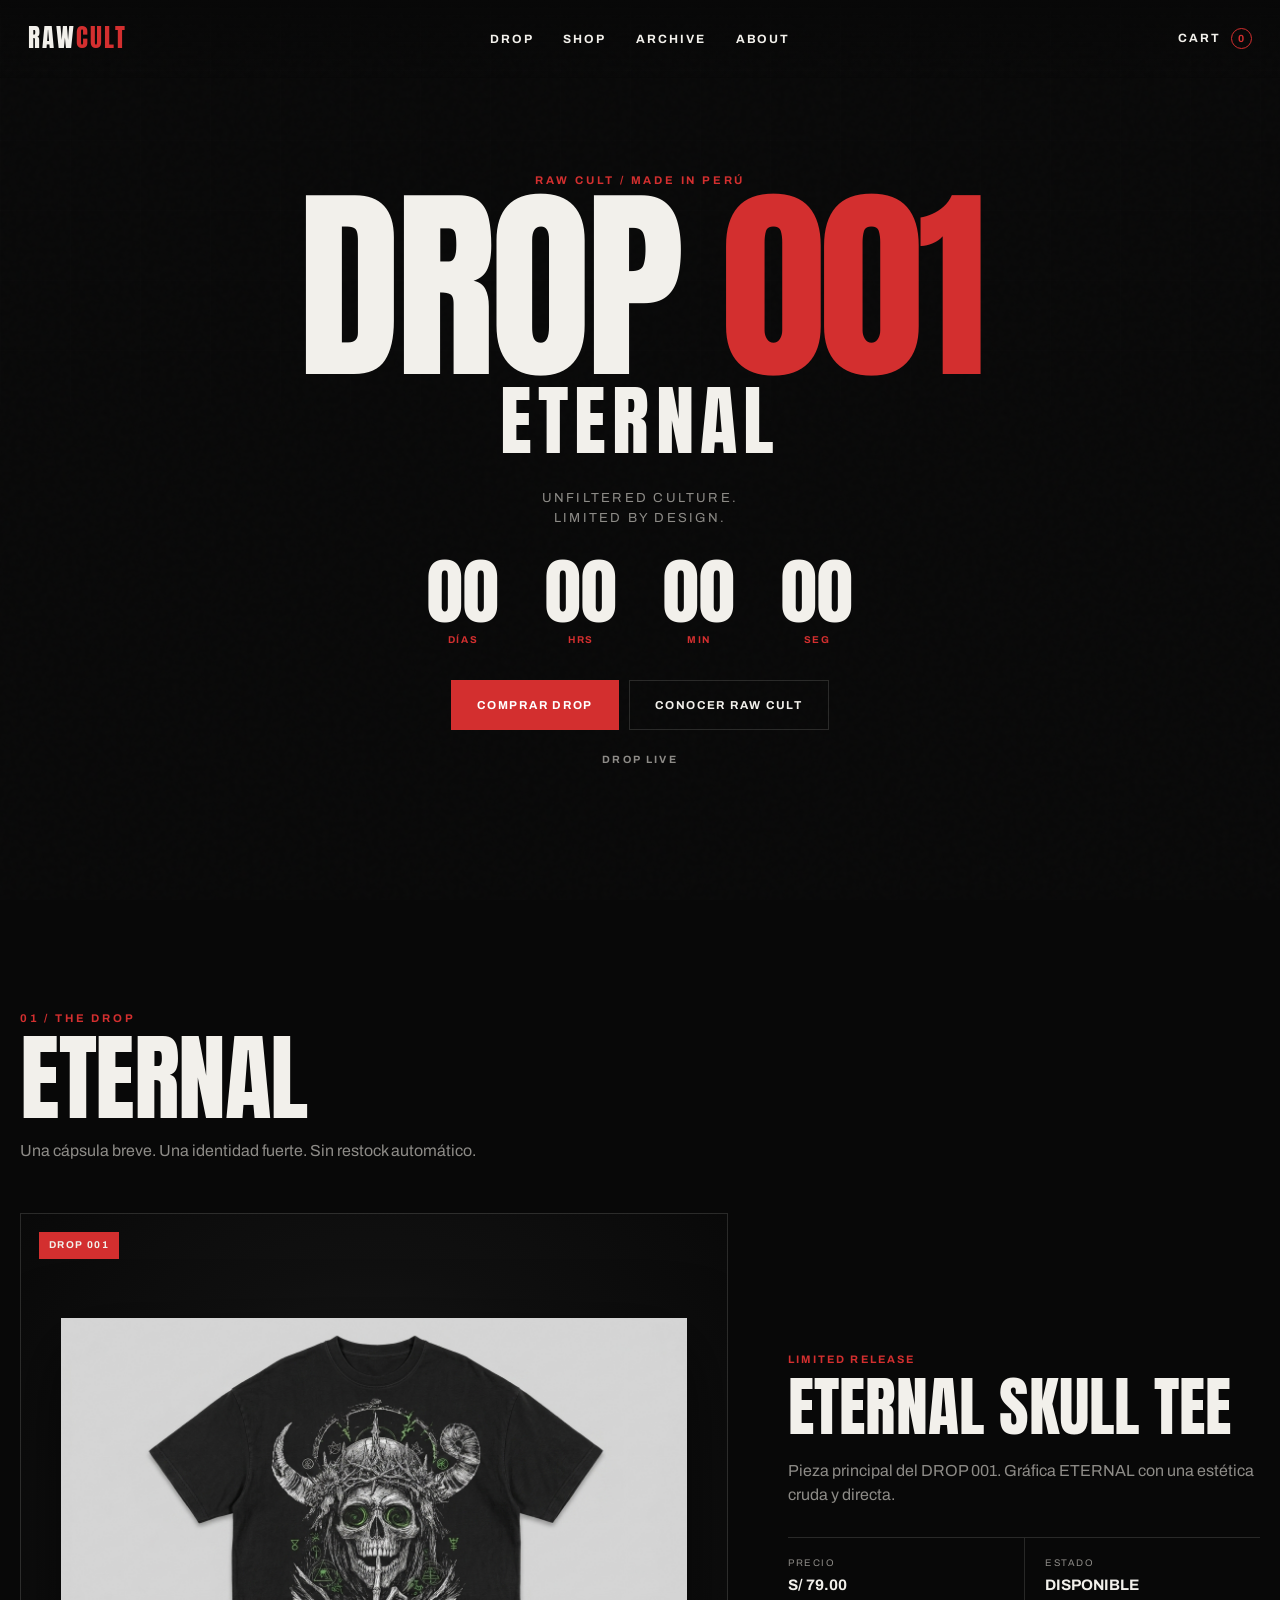
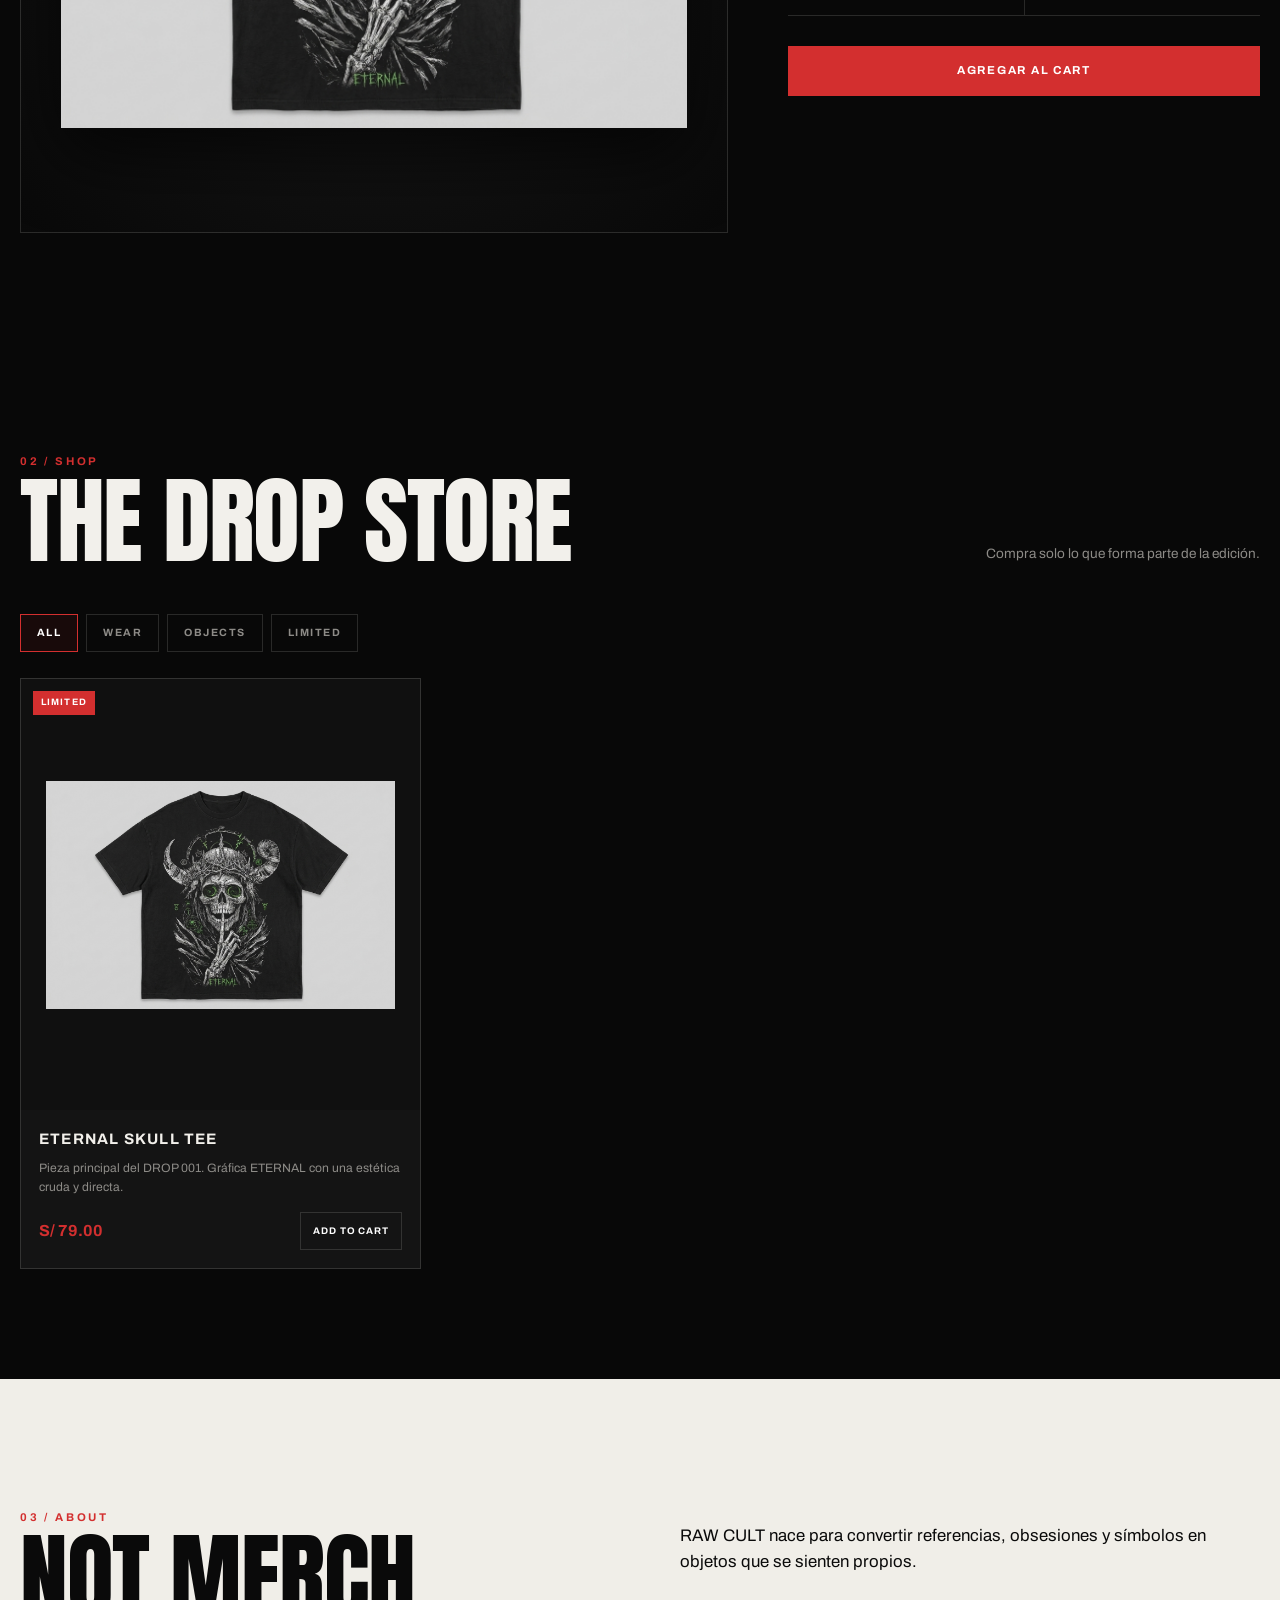
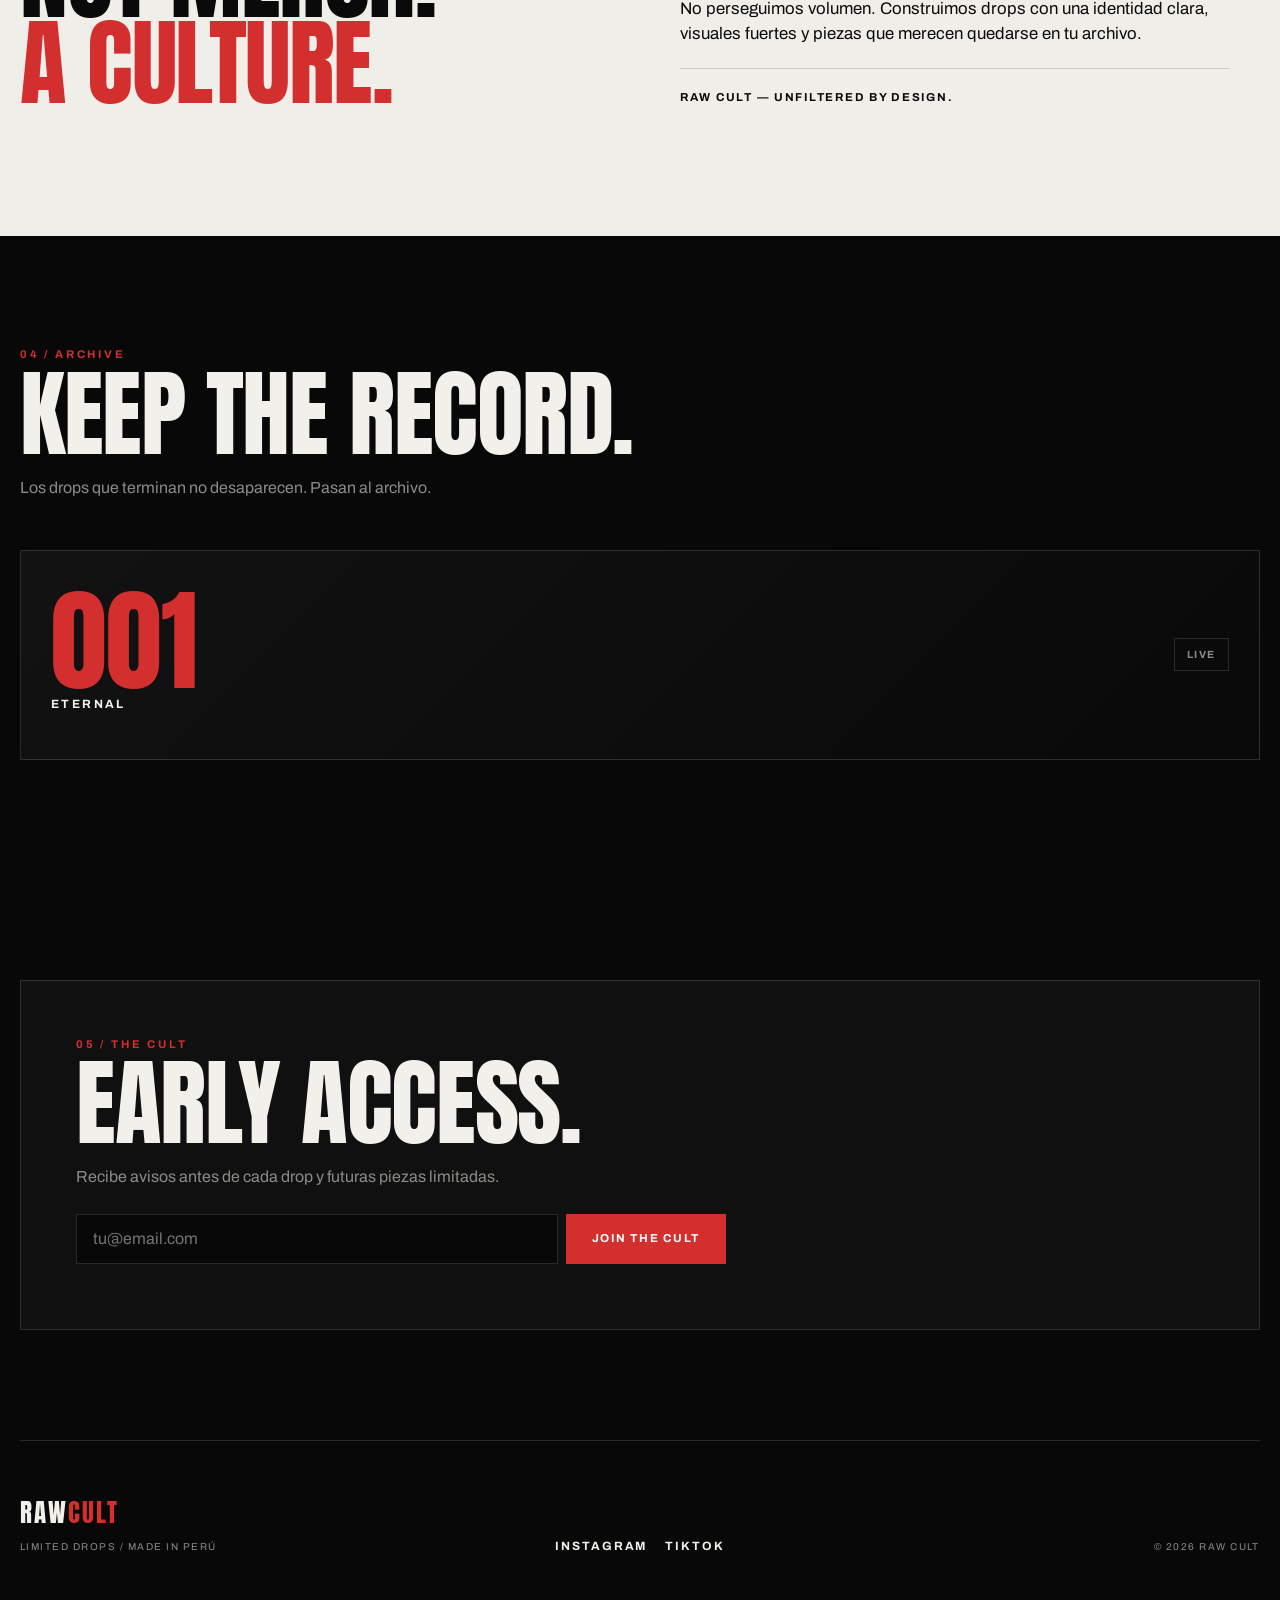
<file: index.html>
<!DOCTYPE html>
<html lang="es">
<head>
  <meta charset="UTF-8">
  <meta name="viewport" content="width=device-width, initial-scale=1.0">
  <meta name="theme-color" content="#080808">
  <meta name="color-scheme" content="dark">
  <title>RAW CULT — DROP 001 ETERNAL</title>
  <meta name="description" content="RAW CULT — streetwear, objetos y drops limitados. DROP 001: ETERNAL. Hecho en Perú.">
  <meta name="robots" content="index,follow">
  <link rel="canonical" href="https://rawcult.pe/">
  <meta property="og:type" content="website"><meta property="og:title" content="RAW CULT — DROP 001 ETERNAL"><meta property="og:description" content="Limited drops. Unfiltered culture. Hecho en Perú."><meta property="og:site_name" content="RAW CULT"><meta property="og:url" content="https://rawcult.pe/"><meta property="og:image" content="https://rawcult.pe/images/drop001-tee.png">
  <meta name="twitter:card" content="summary_large_image"><meta name="twitter:title" content="RAW CULT — DROP 001 ETERNAL"><meta name="twitter:description" content="Limited drops. Unfiltered culture. Hecho en Perú."><meta name="twitter:image" content="https://rawcult.pe/images/drop001-tee.png">
  <link rel="icon" href="favicon.ico" sizes="any"><link rel="icon" type="image/png" sizes="96x96" href="favicon-96x96.png"><link rel="apple-touch-icon" sizes="180x180" href="apple-touch-icon.png"><link rel="manifest" href="site.webmanifest">
  <link rel="preconnect" href="https://fonts.googleapis.com"><link rel="preconnect" href="https://fonts.gstatic.com" crossorigin><link href="https://fonts.googleapis.com/css2?family=Anton&family=Archivo:wght@400;500;600;700&display=swap" rel="stylesheet"><link rel="stylesheet" href="style.css">
</head>
<body>
<a class="skip-link" href="#main">Saltar al contenido</a>
<header class="site-header" id="top"><a class="brand-mark" href="#top" aria-label="RAW CULT inicio">RAW<span>CULT</span></a><nav class="main-nav" aria-label="Navegación principal"><a href="#drop">DROP</a><a href="#shop">SHOP</a><a href="#archive">ARCHIVE</a><a href="#about">ABOUT</a></nav><button class="cart-button" id="cart-toggle" type="button" aria-controls="cart-panel" aria-expanded="false">CART <span id="cart-count" aria-live="polite">0</span></button></header>
<main id="main">
<section class="hero"><div class="hero-grid"></div><div class="hero-noise" aria-hidden="true"></div><div class="hero-content shell"><p class="eyebrow">RAW CULT / MADE IN PERÚ</p><h1>DROP <span>001</span></h1><p class="hero-name" id="hero-drop-name">ETERNAL</p><p class="hero-copy">Unfiltered culture.<br>Limited by design.</p><div class="countdown" id="countdown" aria-label="Cuenta regresiva para el drop"><div><strong id="days">00</strong><span>DÍAS</span></div><div><strong id="hours">00</strong><span>HRS</span></div><div><strong id="minutes">00</strong><span>MIN</span></div><div><strong id="seconds">00</strong><span>SEG</span></div></div><div class="hero-actions"><a class="button button-primary" href="#shop" id="hero-cta">ENTRAR AL DROP</a><a class="button button-ghost" href="#about">CONOCER RAW CULT</a></div><p class="hero-status" id="drop-status">DROP PROGRAMADO</p></div></section>
<section class="drop-section shell" id="drop"><div class="section-heading"><p class="eyebrow">01 / THE DROP</p><h2>ETERNAL</h2><p>Una cápsula breve. Una identidad fuerte. Sin restock automático.</p></div><div class="feature-grid"><div class="feature-media"><img id="featured-image" src="images/drop001-tee.png" alt="ETERNAL SKULL TEE de RAW CULT" loading="eager"><span class="media-tag">DROP 001</span></div><div class="feature-copy"><p class="feature-kicker">LIMITED RELEASE</p><h3 id="featured-name">ETERNAL SKULL TEE</h3><p class="feature-description" id="featured-description"></p><div class="feature-meta"><div><span>PRECIO</span><strong id="featured-price">S/ 0.00</strong></div><div><span>ESTADO</span><strong id="featured-stock-label">DISPONIBLE</strong></div></div><button class="button button-primary button-wide" id="featured-add" type="button">AGREGAR AL CART</button></div></div></section>
<section class="shop-section shell" id="shop"><div class="section-heading section-heading-inline"><div><p class="eyebrow">02 / SHOP</p><h2>THE DROP STORE</h2></div><p class="section-note">Compra solo lo que forma parte de la edición.</p></div><div class="category-strip" aria-label="Categorías"><button class="category-chip is-active" type="button" data-category="all">ALL</button><button class="category-chip" type="button" data-category="wear">WEAR</button><button class="category-chip" type="button" data-category="objects">OBJECTS</button><button class="category-chip" type="button" data-category="limited">LIMITED</button></div><div class="product-grid" id="product-grid"></div><p class="shop-empty" id="shop-empty" hidden>No hay productos publicados en esta categoría todavía.</p></section>
<section class="manifesto-section" id="about"><div class="shell manifesto-grid"><div><p class="eyebrow">03 / ABOUT</p><h2>NOT MERCH.<br><span>A CULTURE.</span></h2></div><div class="manifesto-copy"><p>RAW CULT nace para convertir referencias, obsesiones y símbolos en objetos que se sienten propios.</p><p>No perseguimos volumen. Construimos drops con una identidad clara, visuales fuertes y piezas que merecen quedarse en tu archivo.</p><p class="manifesto-signature">RAW CULT — UNFILTERED BY DESIGN.</p></div></div></section>
<section class="archive-section shell" id="archive"><div class="section-heading"><p class="eyebrow">04 / ARCHIVE</p><h2>KEEP THE RECORD.</h2><p>Los drops que terminan no desaparecen. Pasan al archivo.</p></div><div class="archive-card"><div><span class="archive-number">001</span><span class="archive-label">ETERNAL</span></div><span class="archive-status" id="archive-status">UPCOMING</span></div></section>
<section class="membership-section shell"><div class="membership-box"><p class="eyebrow">05 / THE CULT</p><h2>EARLY ACCESS.</h2><p>Recibe avisos antes de cada drop y futuras piezas limitadas.</p><form class="membership-form" id="membership-form"><label class="sr-only" for="membership-email">Correo electrónico</label><input id="membership-email" name="email" type="email" autocomplete="email" placeholder="tu@email.com" required><button class="button button-primary" type="submit">JOIN THE CULT</button></form><small id="membership-message" role="status"></small></div></section>
</main>
<footer class="site-footer shell"><div><a class="brand-mark" href="#top">RAW<span>CULT</span></a><p>LIMITED DROPS / MADE IN PERÚ</p></div><div class="footer-links"><a id="instagram-link" href="#" target="_blank" rel="noopener noreferrer">INSTAGRAM</a><a id="tiktok-link" href="#" target="_blank" rel="noopener noreferrer">TIKTOK</a></div><p class="copyright">© <span id="current-year">2026</span> RAW CULT</p></footer>
<aside class="cart-panel" id="cart-panel" aria-hidden="true" aria-labelledby="cart-title"><div class="cart-header"><div><p class="eyebrow">YOUR SELECTION</p><h2 id="cart-title">CART</h2></div><button class="icon-button" id="cart-close" type="button" aria-label="Cerrar carrito">×</button></div><div class="cart-items" id="cart-items"></div><div class="cart-empty" id="cart-empty">Tu selección está vacía.</div><div class="cart-footer"><div class="cart-total"><span>TOTAL</span><strong id="cart-total">S/ 0.00</strong></div><button class="button button-primary button-wide" id="checkout-button" type="button">SOLICITAR PEDIDO</button><p class="cart-note">El pedido se prepara como solicitud. Configura WhatsApp en config.js para activar el envío.</p></div></aside><div class="cart-backdrop" id="cart-backdrop" hidden></div>
<div class="product-options-modal" id="product-options-modal" hidden role="dialog" aria-modal="true" aria-labelledby="product-options-title"><div class="product-options-box"><button class="icon-button" id="product-options-close" type="button" aria-label="Cerrar selección">×</button><p class="eyebrow">SELECT SIZE</p><h2 id="product-options-title" data-modal-name>ETERNAL SKULL TEE</h2><div class="size-list" data-size-list></div></div></div>
<script src="config.js"></script><script src="products.js"></script><script src="script.js"></script>
</body>
</html>
</file>
<file: style.css>
*{box-sizing:border-box;margin:0;padding:0}:root{--black:#080808;--black-card:#141414;--bone:#f2f0eb;--muted:#8d8b87;--line:rgba(242,240,235,.14);--red:#d32f2f;--red-dark:#9f2020;--font-display:'Anton',Impact,sans-serif;--font-body:'Archivo',Arial,sans-serif;--shell:1240px}html{scroll-behavior:smooth}body{background:var(--black);color:var(--bone);font-family:var(--font-body);line-height:1.5;overflow-x:hidden}body.cart-open{overflow:hidden}a{color:inherit}button,input{font:inherit}button{cursor:pointer}img{display:block;max-width:100%}.shell{width:min(calc(100% - 40px),var(--shell));margin-inline:auto}.sr-only{position:absolute;width:1px;height:1px;padding:0;margin:-1px;overflow:hidden;clip:rect(0,0,0,0);white-space:nowrap;border:0}.skip-link{position:fixed;left:12px;top:-100px;z-index:999;background:var(--red);color:#fff;padding:10px 14px}.skip-link:focus{top:12px}.site-header{position:fixed;inset:0 0 auto;height:78px;z-index:100;display:grid;grid-template-columns:1fr auto 1fr;align-items:center;padding:0 28px;border-bottom:1px solid transparent;background:linear-gradient(to bottom,rgba(8,8,8,.88),transparent)}.brand-mark{text-decoration:none;font:1.55rem/1 var(--font-display);letter-spacing:.08em}.brand-mark span{color:var(--red)}.main-nav{display:flex;gap:30px}.main-nav a,.cart-button,.footer-links a{color:var(--bone);text-decoration:none;font-size:.75rem;font-weight:700;letter-spacing:.16em}.main-nav a:hover,.footer-links a:hover{color:var(--red)}.cart-button{justify-self:end;border:0;background:none}.cart-button:focus-visible,.main-nav a:focus-visible,.button:focus-visible,.category-chip:focus-visible,.product-add:focus-visible,.icon-button:focus-visible,.cart-remove:focus-visible,.size-option:focus-visible{outline:2px solid var(--red);outline-offset:3px}#cart-count{display:inline-grid;place-items:center;min-width:21px;height:21px;margin-left:6px;border:1px solid var(--red);border-radius:50%;color:var(--red);font-size:.65rem}.hero{min-height:100svh;position:relative;display:grid;place-items:center;overflow:hidden;text-align:center}.hero-grid{position:absolute;inset:0;opacity:.24;background-image:linear-gradient(rgba(255,255,255,.035) 1px,transparent 1px),linear-gradient(90deg,rgba(255,255,255,.035) 1px,transparent 1px);background-size:70px 70px;mask-image:linear-gradient(to bottom,#000,transparent 90%)}.hero-noise{position:absolute;inset:0;pointer-events:none;opacity:.035;background-image:url("data:image/svg+xml,%3Csvg viewBox='0 0 180 180' xmlns='http://www.w3.org/2000/svg'%3E%3Cfilter id='n'%3E%3CfeTurbulence type='fractalNoise' baseFrequency='.8' numOctaves='3' stitchTiles='stitch'/%3E%3C/filter%3E%3Crect width='100%25' height='100%25' filter='url(%23n)' opacity='.5'/%3E%3C/svg%3E")}.hero-content{position:relative;z-index:2;padding:120px 0 80px}.eyebrow{color:var(--red);font-size:.7rem;font-weight:700;letter-spacing:.25em;text-transform:uppercase}.hero h1{margin-top:12px;font:clamp(5rem,17vw,13rem)/.82 var(--font-display);letter-spacing:-.025em}.hero h1 span{color:var(--red)}.hero-name{margin-top:12px;font:clamp(2.2rem,6vw,5rem)/1 var(--font-display);letter-spacing:.08em}.hero-copy{margin:28px 0;color:var(--muted);text-transform:uppercase;letter-spacing:.17em;font-size:.82rem}.countdown{display:flex;justify-content:center;gap:clamp(16px,4vw,46px);margin:32px 0}.countdown div{min-width:65px}.countdown strong{display:block;font:clamp(2.2rem,6vw,4.5rem)/.9 var(--font-display)}.countdown span{display:block;margin-top:9px;color:var(--red);font-size:.62rem;font-weight:700;letter-spacing:.16em}.hero-actions{display:flex;justify-content:center;flex-wrap:wrap;gap:10px}.button{min-height:50px;padding:0 25px;border:1px solid var(--red);display:inline-flex;align-items:center;justify-content:center;text-decoration:none;text-transform:uppercase;font-size:.72rem;font-weight:700;letter-spacing:.15em;transition:transform .2s,background .2s,color .2s}.button:hover{transform:translateY(-2px)}.button-primary{background:var(--red);color:#fff}.button-primary:hover{background:var(--red-dark)}.button-ghost{background:transparent;color:var(--bone);border-color:var(--line)}.button-wide{width:100%}.hero-status{margin-top:22px;color:var(--muted);font-size:.66rem;font-weight:700;letter-spacing:.22em}.drop-section,.shop-section,.archive-section,.membership-section{padding-block:110px}.section-heading{max-width:760px;margin-bottom:50px}.section-heading h2,.manifesto-section h2,.membership-box h2{margin-top:8px;font:clamp(3.2rem,8vw,6rem)/.9 var(--font-display);letter-spacing:-.015em}.section-heading>p:last-child{margin-top:18px;max-width:600px;color:var(--muted)}.section-heading-inline{max-width:none;display:flex;justify-content:space-between;gap:40px;align-items:end}.section-note{max-width:420px;color:var(--muted);font-size:.85rem}.feature-grid{display:grid;grid-template-columns:minmax(0,1.2fr) minmax(320px,.8fr);gap:60px;align-items:center}.feature-media{min-height:620px;position:relative;display:grid;place-items:center;padding:40px;overflow:hidden;background:radial-gradient(circle at center,#202020 0,#101010 55%,#090909 100%);border:1px solid var(--line)}.feature-media img{max-height:560px;width:auto;filter:drop-shadow(0 25px 35px rgba(0,0,0,.65))}.media-tag{position:absolute;top:18px;left:18px;background:var(--red);padding:6px 10px;font-size:.62rem;font-weight:700;letter-spacing:.14em}.feature-kicker{color:var(--red);font-size:.68rem;font-weight:700;letter-spacing:.2em}.feature-copy h3{margin-top:12px;font:clamp(2.7rem,5vw,5rem)/.9 var(--font-display)}.feature-description{margin:22px 0;color:var(--muted);max-width:500px}.feature-meta{display:grid;grid-template-columns:1fr 1fr;border-top:1px solid var(--line);border-bottom:1px solid var(--line);margin:30px 0}.feature-meta div{padding:18px 0}.feature-meta div+div{border-left:1px solid var(--line);padding-left:20px}.feature-meta span{display:block;color:var(--muted);font-size:.6rem;letter-spacing:.16em}.feature-meta strong{display:block;margin-top:4px;font-size:.95rem}.category-strip{display:flex;gap:8px;flex-wrap:wrap;margin-bottom:26px}.category-chip{padding:10px 16px;border:1px solid var(--line);background:transparent;color:var(--muted);font-size:.66rem;font-weight:700;letter-spacing:.14em}.category-chip:hover,.category-chip.is-active{border-color:var(--red);color:#fff;background:rgba(211,47,47,.08)}.product-grid{display:grid;grid-template-columns:repeat(3,1fr);gap:18px}.product-card{position:relative;background:var(--black-card);border:1px solid var(--line);transition:transform .25s,border-color .25s}.product-card:hover{transform:translateY(-5px);border-color:rgba(211,47,47,.65)}.product-media{aspect-ratio:1/1.08;display:grid;place-items:center;padding:25px;position:relative;background:#101010;overflow:hidden}.product-media img{max-height:100%;object-fit:contain}.product-badge{position:absolute;left:12px;top:12px;padding:5px 8px;background:var(--red);color:#fff;font-size:.58rem;font-weight:700;letter-spacing:.12em}.product-info{padding:18px}.product-info h3{font-size:.95rem;letter-spacing:.08em}.product-description{margin:8px 0 16px;color:var(--muted);font-size:.76rem}.product-bottom{display:flex;align-items:center;justify-content:space-between;gap:10px}.product-price{color:var(--red);font-weight:700}.product-add{min-height:38px;padding:0 12px;border:1px solid var(--line);background:transparent;color:#fff;font-size:.6rem;font-weight:700;letter-spacing:.1em}.product-add:hover{border-color:var(--red);background:var(--red)}.product-add:disabled{cursor:not-allowed;opacity:.4}.shop-empty{padding:50px;border:1px dashed var(--line);color:var(--muted);text-align:center}.manifesto-section{padding-block:130px;background:#f0eee8;color:#0a0a0a}.manifesto-grid{display:grid;grid-template-columns:1fr 1fr;gap:80px;align-items:end}.manifesto-section .eyebrow{color:var(--red)}.manifesto-section h2 span{color:var(--red)}.manifesto-copy{max-width:550px;font-size:1.05rem}.manifesto-copy p+p{margin-top:22px}.manifesto-signature{padding-top:20px;border-top:1px solid rgba(0,0,0,.15);font-size:.72rem;font-weight:700;letter-spacing:.15em}.archive-card{min-height:210px;padding:30px;border:1px solid var(--line);display:flex;align-items:center;justify-content:space-between;background:linear-gradient(135deg,#121212,#090909)}.archive-number{display:block;color:var(--red);font:clamp(4rem,9vw,7rem)/.8 var(--font-display)}.archive-label{display:block;margin-top:10px;font-size:.75rem;font-weight:700;letter-spacing:.2em}.archive-status{padding:8px 12px;border:1px solid var(--line);color:var(--muted);font-size:.65rem;font-weight:700;letter-spacing:.15em}.membership-box{padding:55px;border:1px solid var(--line);background:#101010}.membership-box>p:not(.eyebrow){max-width:540px;margin:18px 0 25px;color:var(--muted)}.membership-form{max-width:650px;display:grid;grid-template-columns:1fr auto;gap:8px}.membership-form input{min-height:50px;padding:0 16px;border:1px solid var(--line);outline:none;background:#080808;color:#fff}.membership-form input:focus{border-color:var(--red)}#membership-message{display:block;margin-top:10px;color:var(--red)}.site-footer{padding-block:60px;border-top:1px solid var(--line);display:grid;grid-template-columns:1fr auto 1fr;align-items:end;gap:30px}.site-footer p{margin-top:10px;color:var(--muted);font-size:.62rem;letter-spacing:.15em}.footer-links{display:flex;gap:18px}.copyright{justify-self:end}.cart-backdrop{position:fixed;inset:0;z-index:150;background:rgba(0,0,0,.7);backdrop-filter:blur(4px)}.cart-panel{position:fixed;inset:0 0 0 auto;z-index:160;width:min(460px,100%);display:flex;flex-direction:column;background:#0d0d0d;border-left:1px solid var(--line);transform:translateX(105%);transition:transform .3s ease}.cart-panel.is-open{transform:translateX(0)}.cart-header{padding:25px;display:flex;align-items:start;justify-content:space-between;border-bottom:1px solid var(--line)}.cart-header h2{margin-top:5px;font:2.4rem/1 var(--font-display)}.icon-button{width:36px;height:36px;border:1px solid var(--line);background:transparent;color:#fff;font-size:1.4rem}.cart-items{flex:1;overflow:auto;padding:20px 25px}.cart-line{display:grid;grid-template-columns:75px 1fr auto;gap:13px;padding:15px 0;border-bottom:1px solid var(--line)}.cart-line img{width:75px;aspect-ratio:1;object-fit:contain;background:#151515}.cart-line h3{font-size:.75rem;letter-spacing:.08em}.cart-line p{margin-top:5px;color:var(--muted);font-size:.68rem}.cart-remove{align-self:start;border:0;background:none;color:var(--muted);font-size:.7rem}.cart-remove:hover{color:var(--red)}.quantity-controls{display:flex;align-items:center;gap:8px;margin-top:9px}.quantity-controls button{width:25px;height:25px;border:1px solid var(--line);background:transparent;color:#fff}.quantity-controls span{min-width:20px;text-align:center;font-size:.75rem}.cart-empty{padding:40px 25px;color:var(--muted);text-align:center}.cart-footer{padding:22px 25px;border-top:1px solid var(--line)}.cart-total{display:flex;justify-content:space-between;margin-bottom:15px;font-size:.72rem;font-weight:700;letter-spacing:.1em}.cart-total strong{color:var(--red)}.cart-note{margin-top:10px;color:var(--muted);font-size:.65rem}.product-options-modal{position:fixed;inset:0;z-index:180;display:grid;place-items:center;background:rgba(0,0,0,.75);backdrop-filter:blur(5px);padding:20px}.product-options-modal[hidden]{display:none}.product-options-box{position:relative;width:min(420px,100%);padding:40px;background:#101010;border:1px solid var(--line)}.product-options-box .icon-button{position:absolute;right:15px;top:15px}.product-options-box h2{margin:10px 0 25px;font:2.5rem/.95 var(--font-display)}.size-list{display:grid;grid-template-columns:repeat(5,1fr);gap:8px}.size-option{min-height:48px;border:1px solid var(--line);background:transparent;color:#fff;font-weight:700}.size-option:hover{border-color:var(--red);background:var(--red)}
@media(max-width:900px){.main-nav{gap:16px}.feature-grid,.manifesto-grid{grid-template-columns:1fr;gap:40px}.feature-media{min-height:500px}.product-grid{grid-template-columns:repeat(2,1fr)}.section-heading-inline{align-items:start;flex-direction:column}.site-footer{grid-template-columns:1fr 1fr}.copyright{justify-self:start;grid-column:1/-1}}
@media(max-width:640px){.shell{width:min(calc(100% - 28px),var(--shell))}.site-header{height:64px;padding:0 14px;grid-template-columns:1fr auto}.main-nav{display:none}.brand-mark{font-size:1.35rem}.hero-content{padding:100px 0 60px}.hero h1{font-size:clamp(4.3rem,22vw,7rem)}.countdown{gap:10px}.countdown div{min-width:55px}.countdown strong{font-size:2.2rem}.hero-actions{flex-direction:column}.hero-actions .button{width:100%}.drop-section,.shop-section,.archive-section,.membership-section{padding-block:75px}.section-heading{margin-bottom:35px}.feature-media{min-height:390px;padding:20px}.feature-copy h3{font-size:3rem}.product-grid{grid-template-columns:1fr}.manifesto-section{padding-block:80px}.membership-box{padding:28px 20px}.membership-form{grid-template-columns:1fr}.site-footer{grid-template-columns:1fr;padding-block:45px}.copyright{grid-column:auto}.footer-links{margin-top:10px}.cart-line{grid-template-columns:62px 1fr}.cart-line img{width:62px}.cart-remove{grid-column:2;justify-self:start}.size-list{grid-template-columns:repeat(3,1fr)}}
@media(prefers-reduced-motion:reduce){html{scroll-behavior:auto}.button,.product-card,.cart-panel{transition:none}}
</file>
